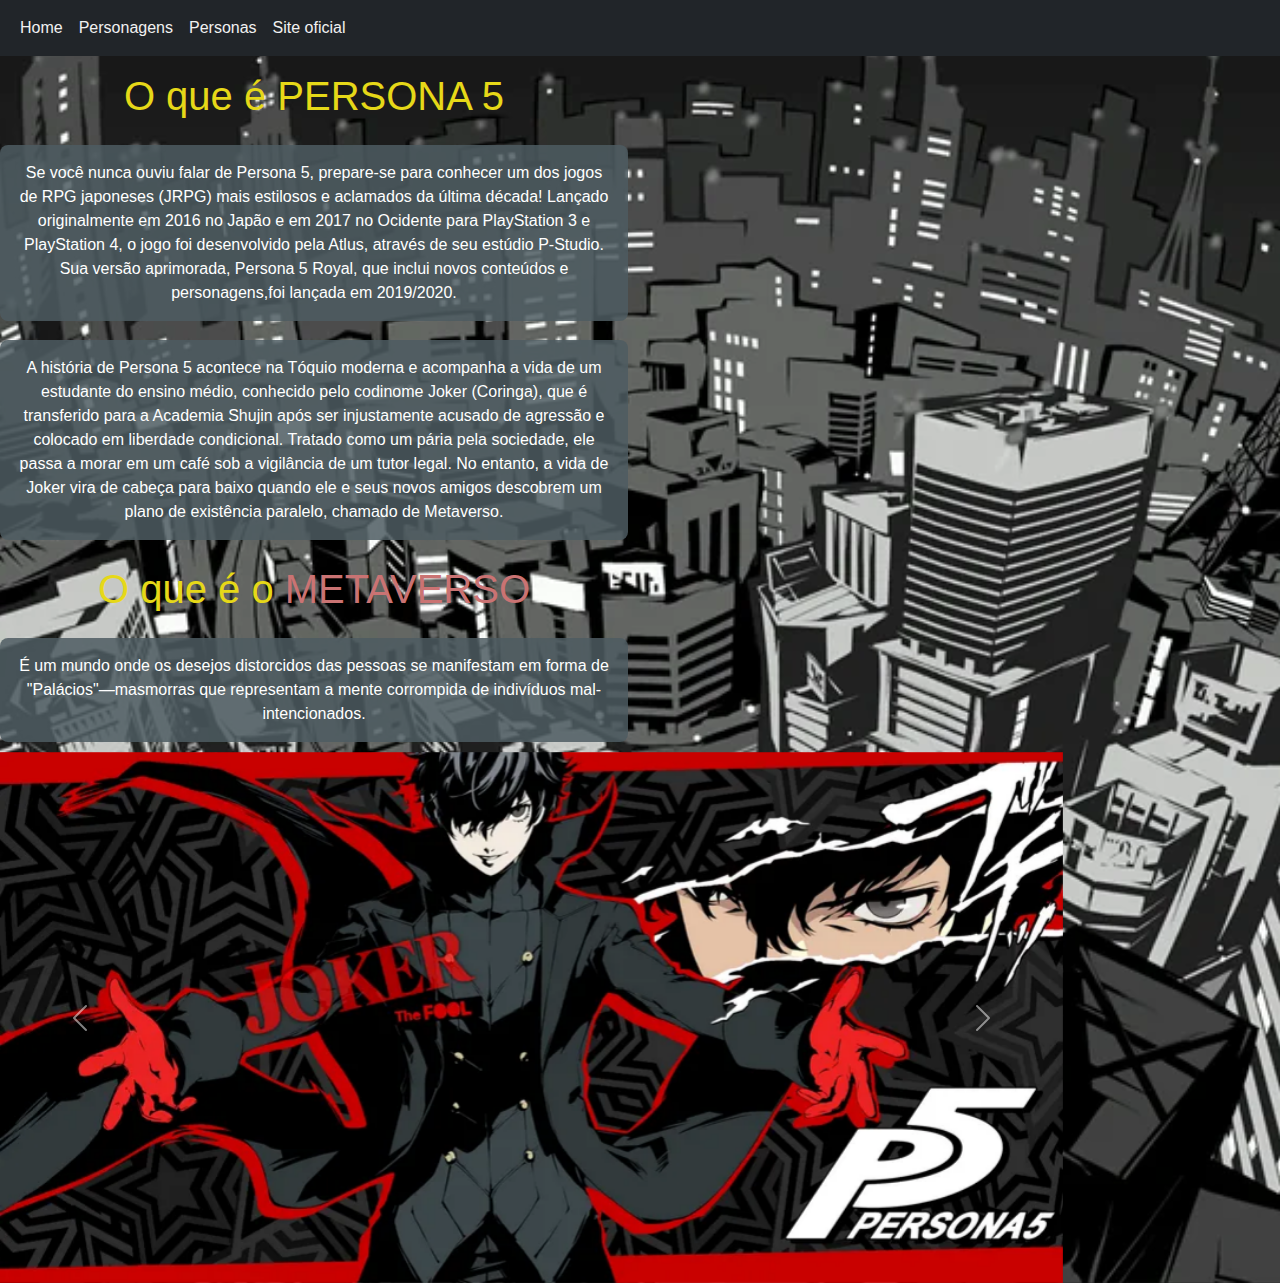
<file: Site_Facul/index.html>
<!DOCTYPE html>
<html lang="pt-br">

<head>
    <meta charset="UTF-8">
    <meta name="viewport" content="width=device-width, initial-scale=1.0">
    <title>Site sobre Persona 5</title>
    <link rel="stylesheet" href="bootstrap.css">
    <link rel="stylesheet" href="estilo.css">
</head>

<body>
    <div class="container">
        </div>
        <div class="row">
            <div class="col-md-12">
                <!-- NAV corrigido: removido <nav> aninhado e fechamento incorreto -->
                <nav class="navbar navbar-expand-md navbar-dark bg-dark">
                    <div class="container-fluid">
                        <button class="navbar-toggler" type="button" data-bs-toggle="collapse"
                            data-bs-target="#navbarNav" aria-controls="navbarNav" aria-expanded="false"
                            aria-label="Toggle navigation">
                            <span class="navbar-toggler-icon"></span>
                        </button>
                        <div class="collapse navbar-collapse" id="navbarNav">
                            <ul class="navbar-nav">
                                <li class="nav-item">
                                    <a class="nav-link active" aria-current="page" href="index.html">Home</a>
                                </li>
                                <li class="nav-item">
                                    <a class="nav-link" href="personagens.html">Personagens</a>
                                </li>
                                <li class="nav-item">
                                    <a class="nav-link" href="persona.html">Personas</a>
                                </li>
                                <li class="nav-item">
                                    <a class="nav-link" href="https://persona.atlus.com/p5r/?lang=en">Site oficial</a>
                                </li>
                            </ul>
                        </div>
                    </div>
                </nav>
            </div>
        </div>
        <div class="row">
            <div class="col-md-6">
                <p class="fs-1"><span style="color: rgb(230, 216, 24)">O que é PERSONA 5</span></p>
                <p class="lg">Se você nunca ouviu falar de Persona 5,
                    prepare-se para conhecer um dos jogos de RPG japoneses (JRPG) mais estilosos e aclamados da última
                    década! Lançado originalmente em 2016 no Japão e em 2017 no Ocidente para PlayStation 3 e
                    PlayStation 4, o jogo foi desenvolvido pela Atlus, através de seu estúdio P-Studio. Sua versão
                    aprimorada, Persona 5 Royal,
                    que inclui novos conteúdos e personagens,foi lançada em 2019/2020.</p>
                <p class="lg">A história de Persona 5 acontece na Tóquio moderna e acompanha a vida de um estudante
                    do ensino médio, conhecido pelo codinome Joker (Coringa), que é transferido para a Academia Shujin
                    após ser injustamente acusado de agressão e colocado em liberdade condicional. Tratado como um pária
                    pela sociedade, ele passa a morar em um café sob a vigilância de um tutor legal.
                    No entanto, a vida de Joker vira de cabeça para baixo quando ele e seus novos amigos descobrem um
                    plano de existência paralelo,
                    chamado de Metaverso.</p>
                <p class="fs-1"><span style="color: rgba(230, 216, 24)">O que é o</span> <span
                        style="color: rgb(202, 115, 115)">METAVERSO</span> </p>
                <p class="lg">É um mundo onde os desejos distorcidos das pessoas se manifestam em forma de
                    "Palácios"—masmorras que representam a mente corrompida de indivíduos mal-intencionados.</p>
            </div>
        </div>
        <div class="row">
            <div class="col-md-10">
                <div id="carouselExample" class="carousel slide">
                    <div class="carousel-inner">
                        <div class="carousel-item active">
                            <img src="img/persona-5-joker-the-fool-8u3im02zf6udj5ir.webp" class="d-block w-100"
                                alt="...">
                        </div>
                        <div class="carousel-item">
                            <img src="img/Qw5tq4E.png" class="d-block w-100" alt="...">
                        </div>
                        <div class="carousel-item">
                            <img src="img/persona-5_img(2).jpg.webp" class="d-block w-100" alt="...">
                        </div>
                    </div>
                    <button class="carousel-control-prev" type="button" data-bs-target="#carouselExample"
                        data-bs-slide="prev">
                        <span class="carousel-control-prev-icon" aria-hidden="true"></span>
                        <span class="visually-hidden">Previous</span>
                    </button>
                    <button class="carousel-control-next" type="button" data-bs-target="#carouselExample"
                        data-bs-slide="next">
                        <span class="carousel-control-next-icon" aria-hidden="true"></span>
                        <span class="visually-hidden">Next</span>
                    </button>
                </div>
            </div>

        </div>
    </div>






    <script src="bootstrap.js"></script>
</body>

</html>
</file>
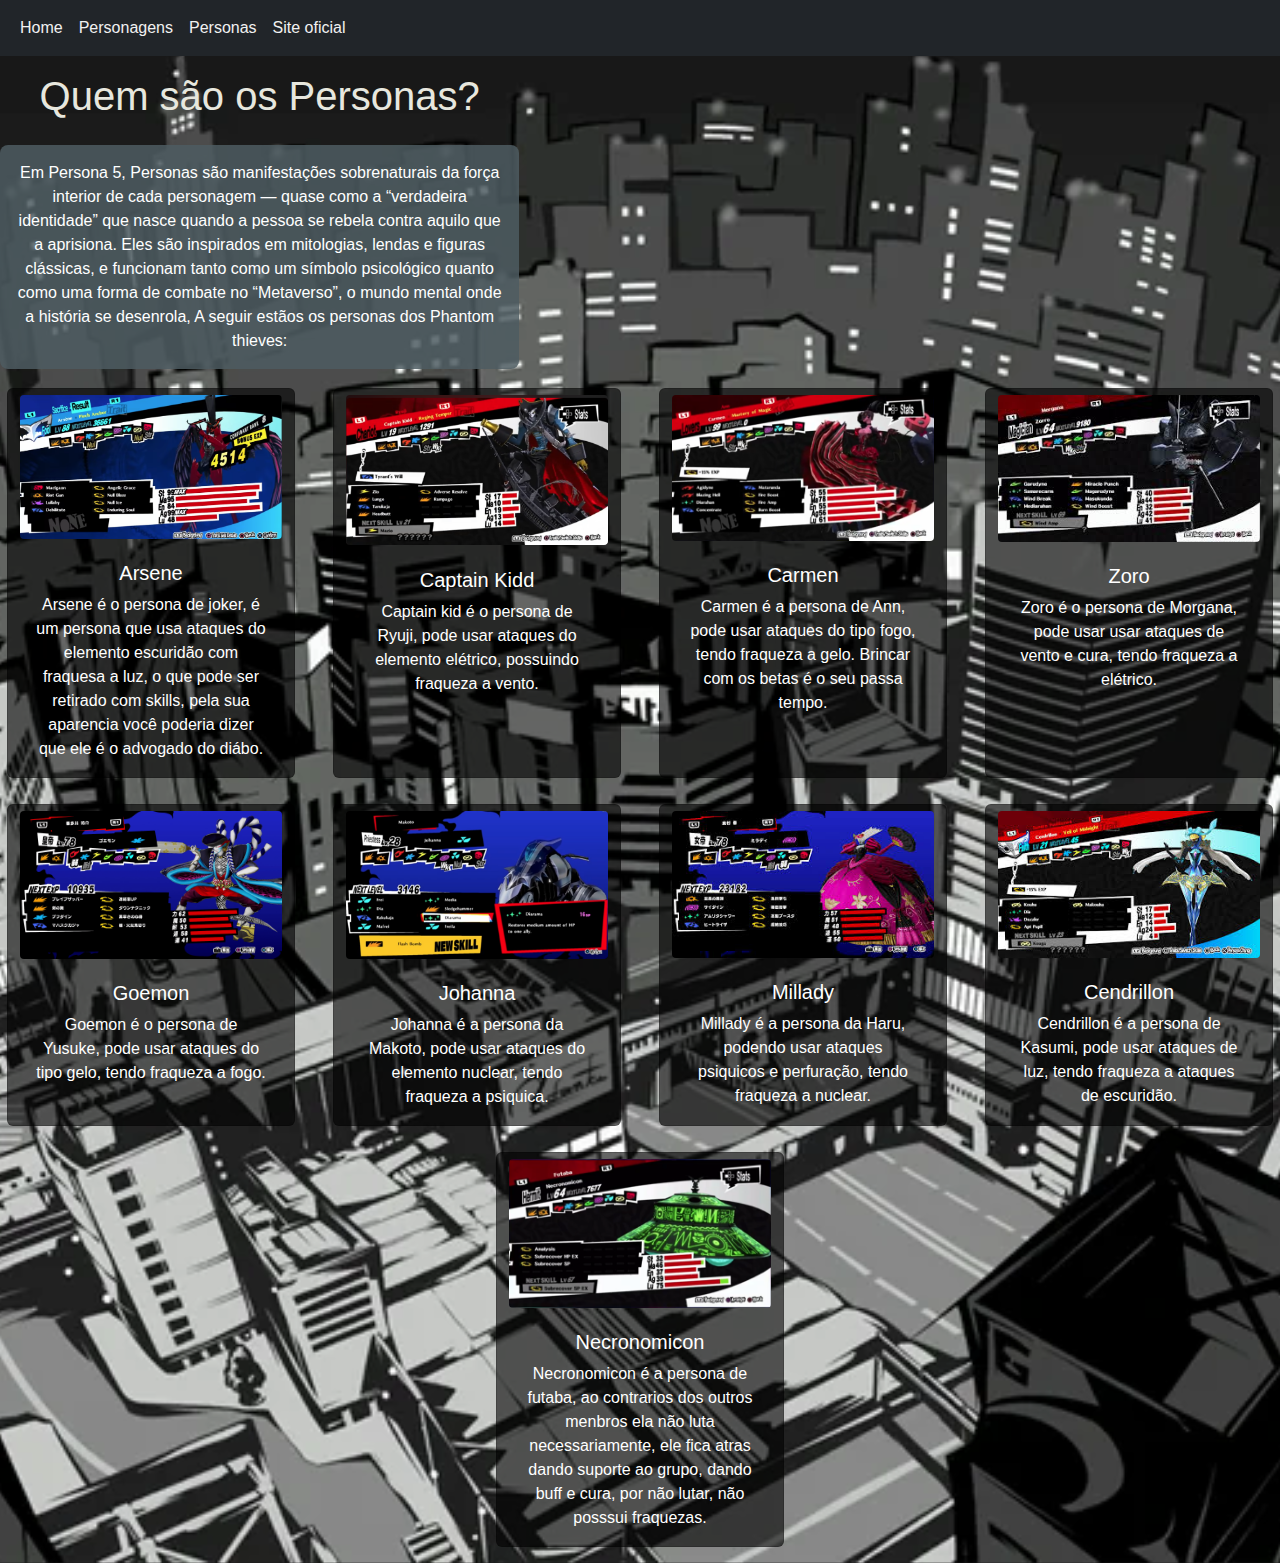
<file: Site_Facul/persona.html>
<!DOCTYPE html>
<html lang="pt-br">

<head>
    <meta charset="UTF-8">
    <meta name="viewport" content="width=device-width, initial-scale=1.0">
    <title>Site sobre Persona 5</title>
    <link rel="stylesheet" href="bootstrap.css">
    <link rel="stylesheet" href="estilo.css">
</head>

<body>
    <div class="container">
    </div>
    <div class="row">
        <div class="col-md-12">
            <!-- NAV corrigido -->
            <nav class="navbar navbar-expand-md navbar-dark bg-dark">
                <div class="container-fluid">
                    <button class="navbar-toggler" type="button" data-bs-toggle="collapse" data-bs-target="#navbarNav"
                        aria-controls="navbarNav" aria-expanded="false" aria-label="Toggle navigation">
                        <span class="navbar-toggler-icon"></span>
                    </button>
                    <div class="collapse navbar-collapse" id="navbarNav">
                        <ul class="navbar-nav">
                            <li class="nav-item">
                                <a class="nav-link active" aria-current="page" href="index.html">Home</a>
                            </li>
                            <li class="nav-item">
                                <a class="nav-link" href="personagens.html">Personagens</a>
                            </li>
                            <li class="nav-item">
                                <a class="nav-link" href="persona.html">Personas</a>
                            </li>
                            <li class="nav-item">
                                <a class="nav-link" href="https://persona.atlus.com/p5r/?lang=en">Site oficial</a>
                            </li>
                        </ul>
                    </div>
                </div>
            </nav>
        </div>
    </div>
    <div class="row">
        <div class="col-md-5">
            <p class="fs-1"><span style="color: rgb(231, 231, 222)">Quem são os Personas?</span></p>
            <p class="lg">Em Persona 5, Personas são manifestações sobrenaturais da força interior de cada
                personagem —
                quase como a “verdadeira identidade” que nasce quando a pessoa se rebela contra aquilo que a
                aprisiona.
                Eles são inspirados em mitologias, lendas e figuras clássicas, e funcionam tanto como um símbolo
                psicológico quanto como uma forma de combate no “Metaverso”, o mundo mental onde a história se
                desenrola,
                A seguir estãos os personas dos Phantom thieves:
            </p>
        </div>
    </div>
    <div class="row">
        <div class="card text-bg-dark mb-3" style="width: 18rem;">
            <img src="img/arsene.png" class="card-img-top" alt="...">
            <div class="card-body">
                <h5 class="card-title">Arsene</h5>
                <p class="card-text">Arsene é o persona de joker, é um persona que usa ataques do
                    elemento
                    escuridão com fraquesa a luz, o que pode ser retirado com skills, pela sua aparencia você poderia
                    dizer que ele é o advogado do diábo.</p>
            </div>
        </div>
        <div class="card text-bg-dark mb-3" style="width: 18rem;">
            <img src="img/captain_kidd.png" class="card-img-top" alt="...">
            <div class="card-body">
                <h5 class="card-title">Captain Kidd</h5>
                <p class="card-text">Captain kid é o persona de Ryuji, pode usar
                    ataques do elemento elétrico, possuindo fraqueza a vento.</p>
            </div>
        </div>
        <div class="card text-bg-dark mb-3" style="width: 18rem;">
            <img src="img/carmen.png" class="card-img-top" alt="...">
            <div class="card-body">
                <h5 class="card-title">Carmen</h5>
                <p class="card-text">Carmen é a persona de Ann, pode usar ataques do tipo fogo, tendo fraqueza a
                    gelo. Brincar com os betas é o seu passa tempo.
                </p>
            </div>
        </div>
        <div class="card text-bg-dark mb-3" style="width: 18rem;">
            <img src="img/download.jpeg" class="card-img-top" alt="...">
            <div class="card-body">
                <h5 class="card-title">Zoro</h5>
                <p class="card-text">Zoro é o persona de Morgana, pode usar usar ataques de vento e cura, tendo
                    fraqueza
                    a elétrico.</p>
            </div>
        </div>
        <div class="card text-bg-dark mb-3" style="width: 18rem;">
            <img src="img/sg-p5s-goemon-persona-stats-and-skills.png" class="card-img-top" alt="...">
            <div class="card-body">
                <h5 class="card-title">Goemon</h5>
                <p class="card-text">Goemon é o persona de Yusuke, pode usar ataques do tipo gelo, tendo fraqueza a
                    fogo.</p>
            </div>
        </div>
        <div class="card text-bg-dark mb-3" style="width: 18rem;">
            <img src="img/johanna.png" class="card-img-top" alt="...">
            <div class="card-body">
                <h5 class="card-title">Johanna</h5>
                <p class="card-text">Johanna é a persona da Makoto, pode usar ataques do elemento nuclear, tendo
                    fraqueza a psiquica.</p>
            </div>
        </div>
        <div class="card text-bg-dark mb-3" style="width: 18rem;">
            <img src="img/millady.jpeg" class="card-img-top" alt="...">
            <div class="card-body">
                <h5 class="card-title">Millady</h5>
                <p class="card-text">Millady é a persona da Haru, podendo usar ataques psiquicos e perfuração, tendo
                    fraqueza a nuclear.</p>
            </div>
        </div>
        <div class="card text-bg-dark mb-3" style="width: 18rem;">
            <img src="img/images.jpeg" class="card-img-top" alt="...">
            <div class="card-body">
                <h5 class="card-title">Cendrillon</h5>
                <p class="card-text">Cendrillon é a persona de Kasumi, pode usar ataques de luz, tendo fraqueza a
                    ataques de escuridão.</p>
            </div>
        </div>
        <div class="card text-bg-dark mb-3" style="width: 18rem;">
            <img src="img/necromion.png" class="card-img-top" alt="...">
            <div class="card-body">
                <h5 class="card-title">Necronomicon</h5>
                <p class="card-text">Necronomicon é a persona de futaba, ao contrarios dos outros menbros ela não
                    luta
                    necessariamente, ele fica atras dando suporte ao grupo, dando buff e cura, por não lutar, não
                    posssui fraquezas.</p>
            </div>
        </div>
    </div>

    </div>








    <script src="bootstrap.js"></script>
</body>

</html>
</file>
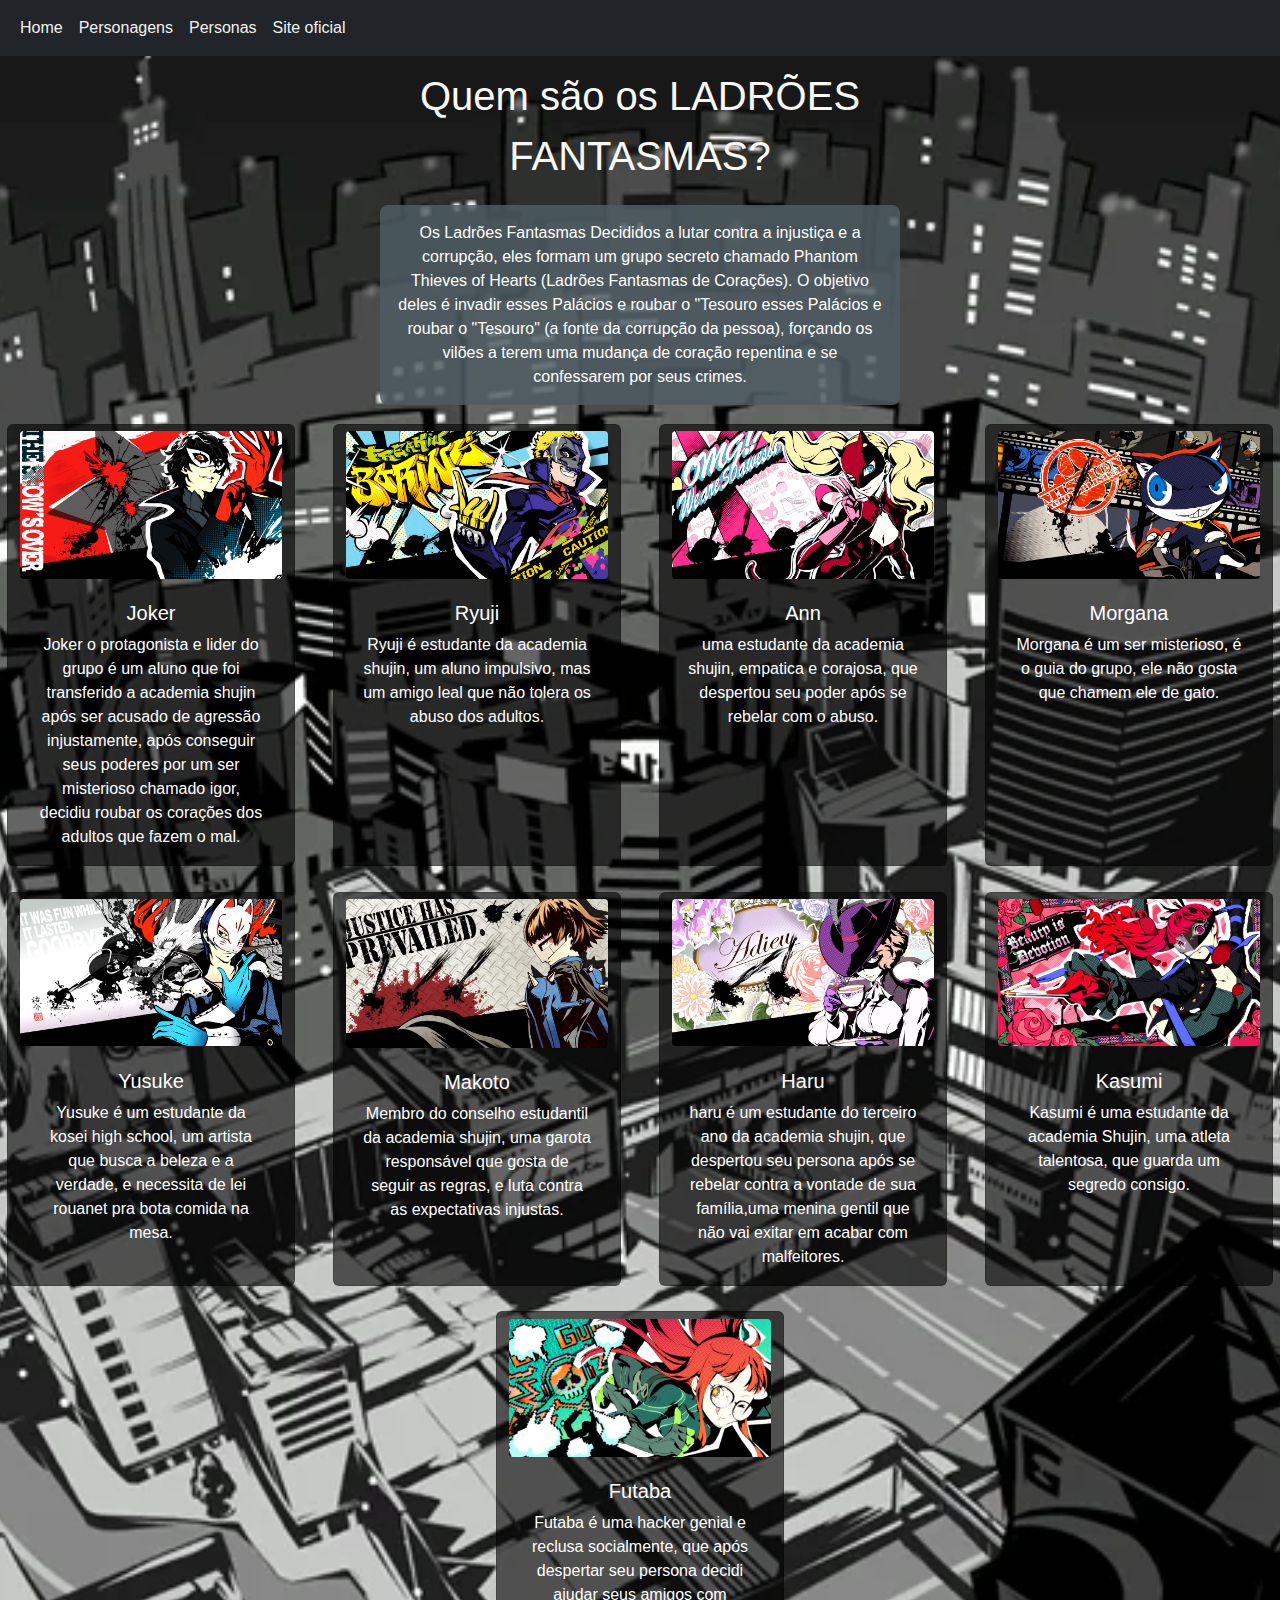
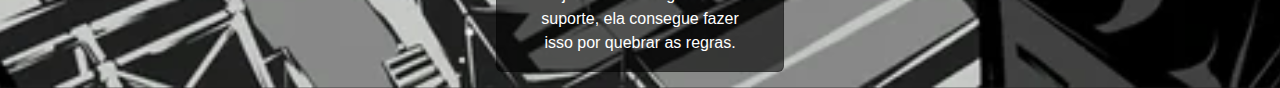
<file: Site_Facul/personagens.html>
<!DOCTYPE html>
<html lang="pt-br">

<head>
    <meta charset="UTF-8">
    <meta name="viewport" content="width=device-width, initial-scale=1.0">
    <title>Site sobre Persona 5</title>
    <link rel="stylesheet" href="bootstrap.css">
    <link rel="stylesheet" href="estilo.css">
</head>

<body>
    <div class="container">

    </div>
    <div class="row">
        <div class="col-md-12">
            <!-- NAV corrigido -->
            <nav class="navbar navbar-expand-md navbar-dark bg-dark">
                <div class="container-fluid">
                    <button class="navbar-toggler" type="button" data-bs-toggle="collapse" data-bs-target="#navbarNav"
                        aria-controls="navbarNav" aria-expanded="false" aria-label="Toggle navigation">
                        <span class="navbar-toggler-icon"></span>
                    </button>
                    <div class="collapse navbar-collapse" id="navbarNav">
                        <ul class="navbar-nav">
                            <li class="nav-item">
                                <a class="nav-link active" aria-current="page" href="index.html">Home</a>
                            </li>
                            <li class="nav-item">
                                <a class="nav-link" href="personagens.html">Personagens</a>
                            </li>
                            <li class="nav-item">
                                <a class="nav-link" href="persona.html">Personas</a>
                            </li>
                            <li class="nav-item">
                                <a class="nav-link" href="https://persona.atlus.com/p5r/?lang=en">Site oficial</a>
                            </li>
                        </ul>
                    </div>
                </div>
            </nav>
        </div>
    </div>
    </nav>
    </div>
    <div class="row justify-content-center">
        <div class="col-md-5 text-center">
            <p class="fs-1"><span style="color: rgb(248, 248, 246)">Quem são os LADRÕES FANTASMAS?</span></p>
            <p class="lg">Os Ladrões Fantasmas Decididos a lutar contra a injustiça e a corrupção, eles formam um grupo
                secreto chamado Phantom Thieves of Hearts (Ladrões Fantasmas de Corações). O objetivo deles é invadir
                esses Palácios e roubar o "Tesouro
                esses Palácios e roubar o "Tesouro" (a fonte da corrupção da pessoa), forçando os vilões a terem uma
                mudança de coração repentina e se confessarem por seus crimes.</p>
        </div>
    </div>
    <div class="row">
        <div class="card text-bg-dark mb-3" style="width: 18rem;">
            <img src="img/6FlWCsD.png" class="card-img-top" alt="...">
            <div class="card-body">
                <h5 class="card-title">Joker</h5>
                <p class="card-text">Joker o protagonista e lider do grupo é um aluno que foi transferido a academia
                    shujin após ser
                    acusado de agressão injustamente, após conseguir seus poderes por um ser misterioso chamado igor,
                    decidiu roubar os corações dos adultos que fazem o mal.</p>
            </div>
        </div>
        <div class="card text-bg-dark mb-3" style="width: 18rem;">
            <img src="img/1H8YxRB.png" class="card-img-top" alt="...">
            <div class="card-body">
                <h5 class="card-title">Ryuji</h5>
                <p class="card-text">Ryuji é estudante da academia shujin, um aluno impulsivo, mas um amigo leal que não
                    tolera os abuso dos adultos.</p>
            </div>
        </div>
        <div class="card text-bg-dark mb-3" style="width: 18rem;">
            <img src="img/1w24lq0.png" class="card-img-top" alt="...">
            <div class="card-body">
                <h5 class="card-title">Ann</h5>
                <p class="card-text">uma estudante da academia shujin, empatica e corajosa, que despertou seu poder após
                    se rebelar com o abuso.</p>
            </div>
        </div>
        <div class="card text-bg-dark mb-3" style="width: 18rem;">
            <img src="img/3SDcPCL.png" class="card-img-top" alt="...">
            <div class="card-body">
                <h5 class="card-title">Morgana</h5>
                <p class="card-text">Morgana é um ser misterioso, é o guia do grupo, ele não gosta que chamem ele de
                    gato.</p>
            </div>
        </div>
        <div class="card text-bg-dark mb-3" style="width: 18rem;">
            <img src="img/aVV1XIR.png" class="card-img-top" alt="...">
            <div class="card-body">
                <h5 class="card-title">Yusuke</h5>
                <p class="card-text">Yusuke é um estudante da kosei high school, um artista que busca a beleza e a
                    verdade, e necessita de lei rouanet pra bota comida na mesa.</p>
            </div>
        </div>
        <div class="card text-bg-dark mb-3" style="width: 18rem;">
            <img src="img/90d40e66aeffe790c625af7c46534a691b8fa782r1-1024-581v2_hq.jpg" class="card-img-top" alt="...">
            <div class="card-body">
                <h5 class="card-title">Makoto</h5>
                <p class="card-text">Membro do conselho estudantil da academia shujin, uma garota responsável que gosta
                    de seguir as regras, e luta contra as expectativas injustas.
                </p>
            </div>
        </div>
        <div class="card text-bg-dark mb-3" style="width: 18rem;">
            <img src="img/LpnI0e9.png" class="card-img-top" alt="...">
            <div class="card-body">
                <h5 class="card-title">Haru</h5>
                <p class="card-text">haru é um estudante do terceiro ano da academia shujin, que despertou seu persona
                    após se rebelar contra a vontade de sua família,uma menina gentil que não vai exitar em acabar com
                    malfeitores.</p>
            </div>
        </div>
        <div class="card text-bg-dark mb-3" style="width: 18rem;">
            <img src="img/ec7f3ee6e843dc081b53a95ab907b1968b7fdf5dr1-1024-576v2_hq.jpg" class="card-img-top" alt="...">
            <div class="card-body">
                <h5 class="card-title">Kasumi</h5>
                <p class="card-text">Kasumi é uma estudante da academia Shujin, uma atleta talentosa, que guarda um
                    segredo consigo.</p>
            </div>
        </div>
        <div class="card text-bg-dark mb-3" style="width: 18rem;">
            <img src="img/Futaba-Persona-5-Royal-All-Out-Attack-Cover.avif" class="card-img-top" alt="...">
            <div class="card-body">
                <h5 class="card-title">Futaba</h5>
                <p class="card-text">Futaba é uma hacker genial e reclusa socialmente, que após despertar seu persona
                    decidi ajudar seus
                    amigos com suporte, ela consegue fazer isso por quebrar as regras.</p>
            </div>
        </div>
    </div>

    </div>








    <script src="bootstrap.js"></script>
</body>


</html>
</file>
<file: Site_Facul/estilo.css>
body {
    background-image: url("img/fundo.webp");
    background-size: cover;
    background-position: center;
    color: #f5f5f5;
    font-family: Arial, Helvetica, sans-serif;
    overflow-x: hidden;
    /* Oculta apenas a barra de rolagem horizontal */
}

/* ...existing code... */

.img-fluid {
    max-width: 100%;
    height: auto;
    display: block;
}

/* cabeçalhos e títulos */
.fs-1 {
    /* ...existing code... */
    /* remover float problemático */
    display: block;
    text-align: center;
    color: #E6D818;
    /* cor amarela legível */
    margin: 0.6rem auto;
}

/* parágrafos destacáveis */
.lg {
    /* (substitui o fundo sólido por translúcido para contraste e legibilidade) */
    background-color: rgba(77, 92, 97, 0.85);
    color: #fff;
    padding: 1rem;
    border-radius: 8px;
    max-width: 900px;
    margin: 0.6rem auto;
    text-align: center;
 
    display: inline-block;
}

/* geral para parágrafos normais */
.p {

    /* remover float */
    text-align: center;
    color: #f1f1f1;
}

/* reforçar centralização de colunas usadas nos HTML */
.col-md-5,
.col-md-6,
.col-md-10,
.col-md-12 {
    text-align: center;
}

/* títulos */
.fs-1 {

    display: block;
    text-align: center;
    margin: 0.6rem auto;
}

/* garantir parágrafos destacados centralizados */
.lg {

    display: inline-block;
    text-align: center;
}

/* Cards: fundo translúcido escuro, texto claro e centralizados */
.card {
    background: rgba(0, 0, 0, 0.6) !important;
    color: #fff !important;
    margin: 0.6rem auto;
    display: inline-block;
    vertical-align: top;
    text-align: center;
    /* width: 18rem; <- muitas cards já têm style inline; mantemos a opção inline */
}

.card .card-body {
    color: #fff;
}

/* imagens das cards centralizadas e responsivas */
.card-img-top {
    max-width: 100%;
    height: auto;
    display: block;
    margin: 0.4rem auto;
    border-radius: 4px;
}

/* Navbar: garantir links legíveis */
.navbar .nav-link {
    color: #f1f1f1 !important;
}

/* pequenas melhorias responsivas */
@media (max-width: 767px) {

    .lg,
    .fs-1 {
        max-width: 95%;
    }
}

/* Adcinando hover no navbar */
.navbar .nav-link:hover {
    color: #e41414 !important;

}
</file>
